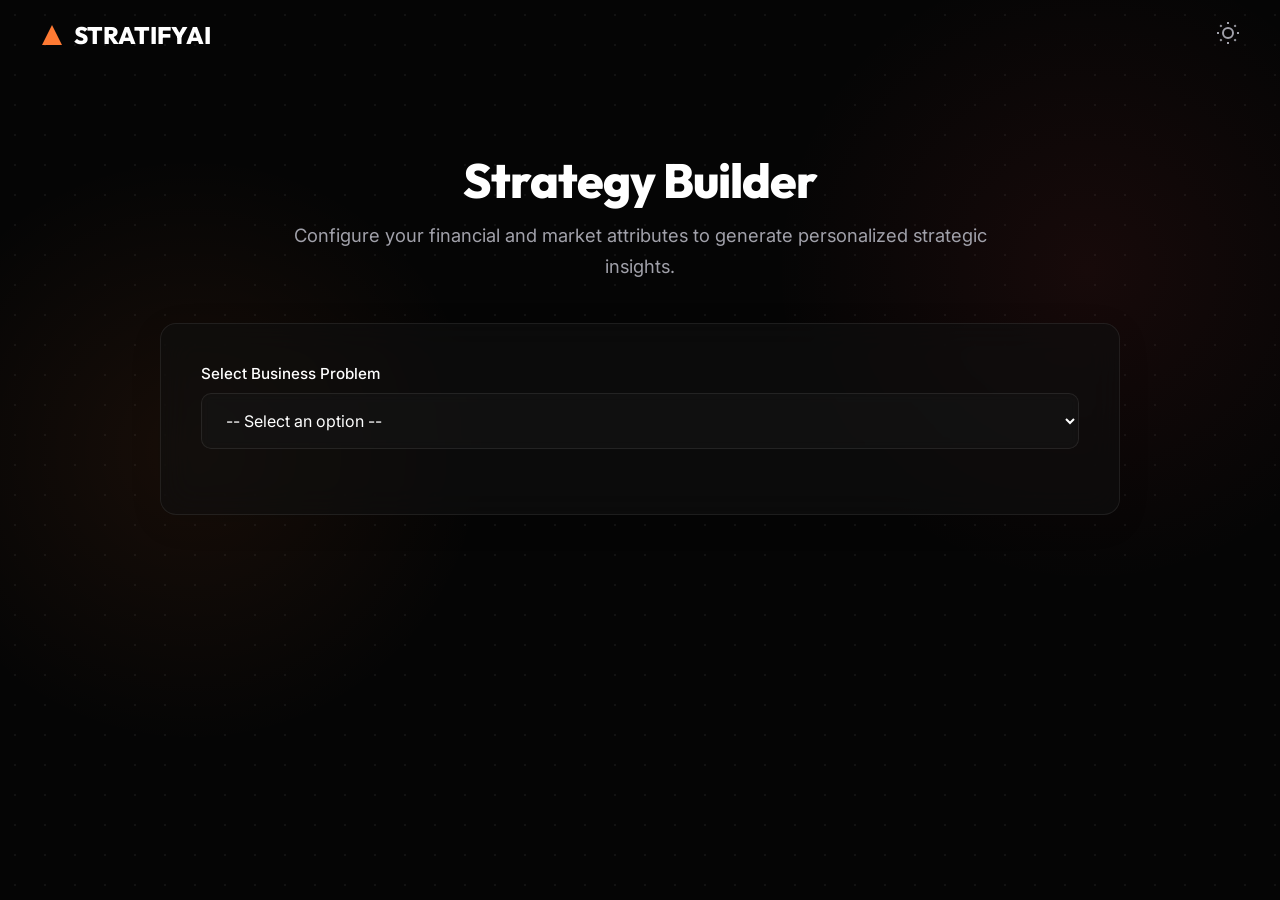
<file: frontend/index.html>
<!DOCTYPE html>
<html lang="en">
<head>
    <meta charset="UTF-8">
    <meta name="viewport" content="width=device-width, initial-scale=1.0">
    <style>
        .navbar {
            display: flex;
            justify-content: space-between;
            align-items: center;
            padding: 20px 40px;
            width: 100%;
            margin-bottom: 40px;
        }
        .logo {
            font-size: 1.5rem;
            font-weight: 800;
            display: flex;
            align-items: center;
            gap: 10px;
            color: var(--text-primary);
            text-decoration: none;
        }
        .theme-toggle-nav {
            background: transparent;
            border: none;
            color: var(--text-secondary);
            cursor: pointer;
            font-size: 1.2rem;
            transition: color 0.3s ease;
        }
        .theme-toggle-nav:hover {
            color: var(--text-primary);
        }
        .page-title {
            text-align: center;
            margin-bottom: 40px;
        }
        .page-title h1 {
            font-size: 3rem;
            margin-bottom: 10px;
            background: var(--text-primary);
            -webkit-background-clip: text;
            -webkit-text-fill-color: transparent;
        }
    </style>

    <title>StratifyAI — Intelligent Business Decision Engine</title>
    <link href="https://fonts.googleapis.com/css2?family=Inter:wght@300;400;500;600;700&family=Outfit:wght@400;500;700;800&display=swap" rel="stylesheet">
    <link rel="stylesheet" href="style.css">
    <script>
        if (localStorage.getItem('theme') === 'light') {
            document.documentElement.classList.add('light-theme');
        }
        function toggleTheme() {
            document.documentElement.classList.toggle('light-theme');
            document.body.classList.toggle('light-theme');
            localStorage.setItem('theme', document.body.classList.contains('light-theme') ? 'light' : 'dark');
        }
        window.addEventListener('DOMContentLoaded', () => {
            if (localStorage.getItem('theme') === 'light') {
                document.body.classList.add('light-theme');
            }
        });
    </script>
</head>
<body>
    <nav class="navbar">
        <a href="/" class="logo">
            <svg width="24" height="24" viewBox="0 0 24 24" fill="none" xmlns="http://www.w3.org/2000/svg">
                <path d="M12 2L2 22h20L12 2z" fill="var(--accent-primary)"/>
            </svg>
            STRATIFYAI
        </a>
        <button class="theme-toggle-nav" onclick="toggleTheme()" aria-label="Toggle Theme">
            <svg width="24" height="24" viewBox="0 0 24 24" fill="none" stroke="currentColor" stroke-width="2">
                <circle cx="12" cy="12" r="5"/>
                <path d="M12 1v2M12 21v2M4.22 4.22l1.42 1.42M18.36 18.36l1.42 1.42M1 12h2M21 12h2M4.22 19.78l1.42-1.42M18.36 5.64l1.42-1.42"/>
            </svg>
        </button>
    </nav>
    <div class="container">
        <div class="page-title">
            <h1>Strategy Builder</h1>
            <p class="subtitle">Configure your financial and market attributes to generate personalized strategic insights.</p>
        </div>

        <div class="error-msg" id="errorMsg" style="display: none;"></div>

        <div class="glass-card">
            <form id="mainForm">
                <div class="form-group">
                    <label for="problem_type">Select Business Problem</label>
                    <select name="problem_type" id="problem_type" required>
                        <option value="" disabled selected>-- Select an option --</option>
                        <option value="pricing">Pricing Strategy</option>
                        <option value="market">Market Entry</option>
                        <option value="cost">Cost Reduction</option>
                    </select>
                </div>

                <!-- Pricing Section -->
                <div id="section_pricing" class="dynamic-section">
                    <h3>Pricing Inputs</h3>
                    <p style="font-size: 0.9em; color: #94a3b8; margin-bottom: 15px; font-style: italic;">
                        Example: If your price is too high in a price-sensitive market, reducing it may increase demand and overall profit.
                    </p>
                    <div class="grid-2">
                        <div class="form-group">
                            <label for="p_industry">Industry</label>
                            <select name="pricing_industry" id="p_industry">
                                <option value="SaaS">SaaS</option>
                                <option value="E-commerce">E-commerce</option>
                                <option value="Hardware">Hardware</option>
                                <option value="Services">Services</option>
                                <option value="Consulting">Consulting</option>
                            </select>
                        </div>
                        <div class="form-group">
                            <label for="current_price">Current Price ($)</label>
                            <input type="number" step="0.01" name="current_price" id="current_price" min="1">
                        </div>
                        <div class="form-group">
                            <label for="current_cost">Cost per Customer / Unit ($)</label>
                            <input type="number" step="0.01" name="current_cost" id="current_cost" min="0">
                        </div>
                    </div>
                </div>

                <!-- Market Entry Section -->
                <div id="section_market" class="dynamic-section">
                    <h3>Strategic Priorities (1-10)</h3>
                    <p style="font-size: 0.9em; color: #94a3b8; margin-bottom: 15px; font-style: italic;">
                        This analysis ranks markets based on growth, demand, competition, and income to identify the best expansion opportunity.
                    </p>
                    <p>Assign importance to each factor for your expansion.</p>
                    <div class="grid-2">
                        <div class="form-group">
                            <label for="weight_growth">Market Growth</label>
                            <input type="number" name="weight_growth" id="weight_growth" min="1" max="10" value="5">
                        </div>
                        <div class="form-group">
                            <label for="weight_demand">Consumer Demand</label>
                            <input type="number" name="weight_demand" id="weight_demand" min="1" max="10" value="5">
                        </div>
                        <div class="form-group">
                            <label for="weight_competition">Low Competition</label>
                            <input type="number" name="weight_competition" id="weight_competition" min="1" max="10" value="5">
                        </div>
                        <div class="form-group">
                            <label for="weight_income">Average Income</label>
                            <input type="number" name="weight_income" id="weight_income" min="1" max="10" value="5">
                        </div>
                    </div>
                </div>

                <!-- Cost Reduction Section -->
                <div id="section_cost" class="dynamic-section">
                    <h3>Current Cost Structure</h3>
                    <div class="form-group">
                        <label for="c_industry">Industry</label>
                        <select name="cost_industry" id="c_industry">
                            <option value="Manufacturing">Manufacturing</option>
                            <option value="Retail">Retail</option>
                            <option value="Tech">Tech</option>
                            <option value="Healthcare">Healthcare</option>
                            <option value="Logistics">Logistics</option>
                        </select>
                    </div>
                    <div class="grid-2">
                        <div class="form-group">
                            <label for="cost_cogs">COGS ($)</label>
                            <input type="number" name="cost_cogs" id="cost_cogs" min="0">
                        </div>
                        <div class="form-group">
                            <label for="cost_marketing">Marketing ($)</label>
                            <input type="number" name="cost_marketing" id="cost_marketing" min="0">
                        </div>
                        <div class="form-group">
                            <label for="cost_rnd">R&D ($)</label>
                            <input type="number" name="cost_rnd" id="cost_rnd" min="0">
                        </div>
                        <div class="form-group">
                            <label for="cost_admin">Administrative ($)</label>
                            <input type="number" name="cost_admin" id="cost_admin" min="0">
                        </div>
                        <div class="form-group">
                            <label for="cost_it">IT Infrastructure ($)</label>
                            <input type="number" name="cost_it" id="cost_it" min="0">
                        </div>
                    </div>
                </div>

                <button type="submit" class="btn" id="submitBtn" style="display: none; margin-top: 20px;">Run Analysis</button>
            </form>
        </div>
    </div>

    <script>
        const select = document.getElementById('problem_type');
        const sections = document.querySelectorAll('.dynamic-section');
        const btn = document.getElementById('submitBtn');

        select.addEventListener('change', function() {
            // Hide all
            sections.forEach(s => s.classList.remove('active'));
            
            // Remove required from all inputs to prevent hidden validation blocking
            document.querySelectorAll('input').forEach(input => input.required = false);
            
            // Show selected
            if (this.value) {
                document.getElementById('section_' + this.value).classList.add('active');
                btn.style.display = 'block';
                
                // Add required attributes to active section inputs
                if(this.value === 'pricing') {
                    document.getElementById('current_price').required = true;
                    document.getElementById('current_cost').required = true;
                }
            }
        });

        // Automatically detect environment for API URL
        const API_URL = (window.location.hostname === 'localhost' || window.location.hostname === '127.0.0.1' || window.location.hostname === '')
            ? 'http://127.0.0.1:5001'
            : 'https://consulting-engine.onrender.com'; // UPDATE THIS TO YOUR RENDER URL

        const form = document.getElementById('mainForm');
        const errorMsg = document.getElementById('errorMsg');

        form.addEventListener('submit', async function(e) {
            e.preventDefault();
            errorMsg.style.display = 'none';
            btn.innerText = 'Analyzing...';
            btn.disabled = true;

            const formData = new FormData(form);
            const payload = Object.fromEntries(formData.entries());
            console.log("Sending payload:", payload);

            const controller = new AbortController();
            const timeoutId = setTimeout(() => controller.abort(), 15000);

            try {
                const response = await fetch(`${API_URL}/analyze`, {
                    method: 'POST',
                    headers: {
                        'Content-Type': 'application/json'
                    },
                    body: JSON.stringify(payload),
                    signal: controller.signal
                });

                clearTimeout(timeoutId);
                const data = await response.json();

                if (!response.ok || data.error) {
                    throw new Error(data.error || 'Failed to analyze: Server returned ' + response.status);
                }

                sessionStorage.setItem('analysisResult', JSON.stringify(data));
                window.location.href = 'result.html';
            } catch (err) {
                console.error("Analysis Error:", err);
                if (err.name === 'AbortError') {
                    errorMsg.innerText = 'Request timed out. The server took too long to respond.';
                } else {
                    errorMsg.innerText = err.message;
                }
                errorMsg.style.display = 'block';
                btn.innerText = 'Run Analysis';
                btn.disabled = false;
            }
        });
    </script>
</body>
</html>
</file>
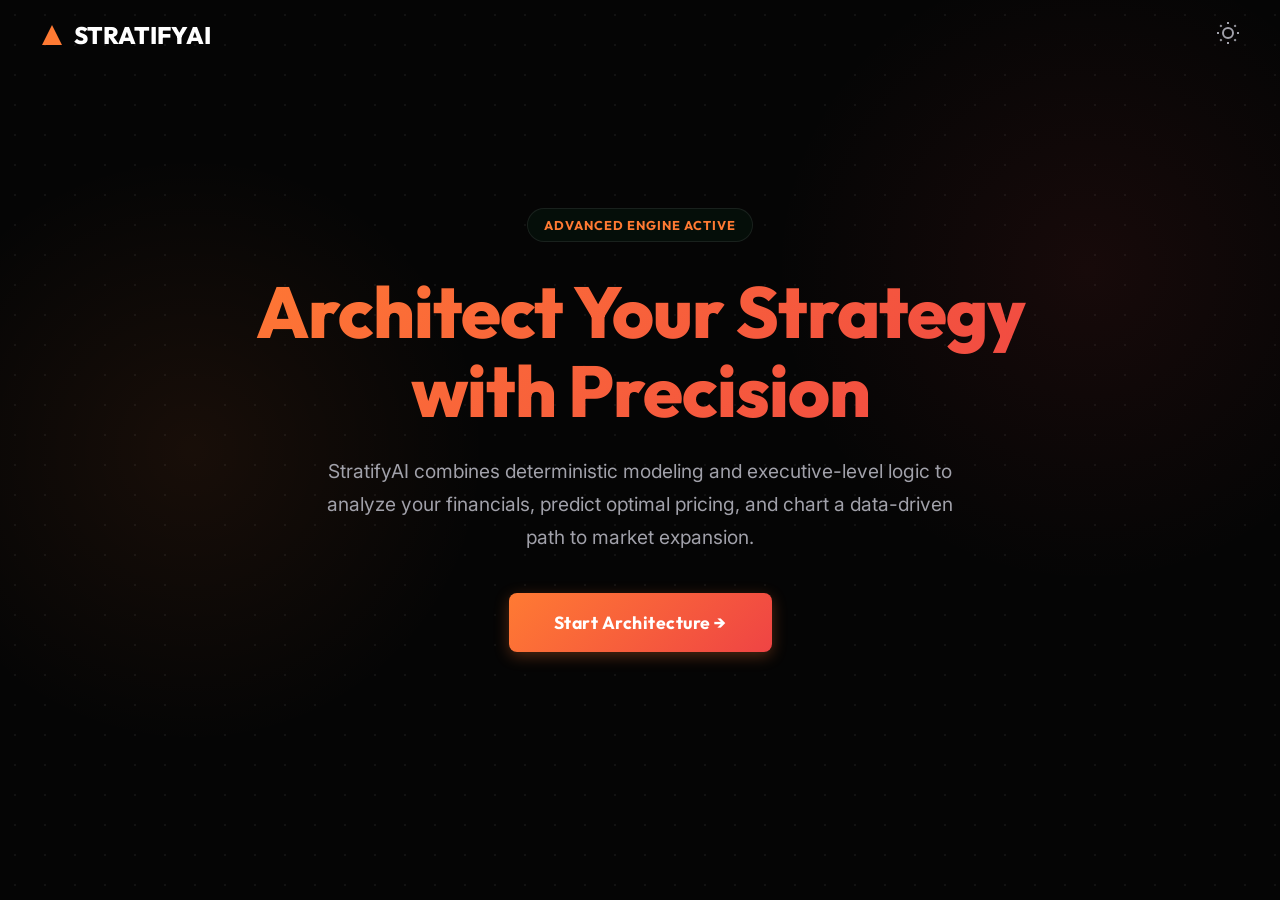
<file: frontend/landing.html>
<!DOCTYPE html>
<html lang="en">
<head>
    <meta charset="UTF-8">
    <meta name="viewport" content="width=device-width, initial-scale=1.0">
    <title>StratifyAI — Intelligent Business Decision Engine</title>
    <link href="https://fonts.googleapis.com/css2?family=Inter:wght@300;400;500;600;700&family=Outfit:wght@400;500;700;800&display=swap" rel="stylesheet">
    <link rel="stylesheet" href="style.css">
    <style>
        .navbar {
            display: flex;
            justify-content: space-between;
            align-items: center;
            padding: 20px 40px;
            width: 100%;
        }
        .logo {
            font-size: 1.5rem;
            font-weight: 800;
            display: flex;
            align-items: center;
            gap: 10px;
            color: var(--text-primary);
        }
        .hero {
            display: flex;
            flex-direction: column;
            align-items: center;
            justify-content: center;
            min-height: 80vh;
            text-align: center;
            padding: 20px;
        }
        .pill-badge {
            border: 1px solid var(--border-color);
            padding: 8px 16px;
            border-radius: 20px;
            font-size: 0.8rem;
            font-weight: 700;
            color: var(--accent-primary);
            margin-bottom: 30px;
            background: rgba(34, 197, 94, 0.05);
            letter-spacing: 1px;
        }
        .hero h1 {
            font-size: 4.5rem;
            margin-bottom: 25px;
            line-height: 1.1;
            max-width: 900px;
        }
        .hero p.subtitle {
            font-size: 1.2rem;
            max-width: 650px;
            margin: 0 auto 40px;
            color: var(--text-secondary);
        }
        .theme-toggle-nav {
            background: transparent;
            border: none;
            color: var(--text-secondary);
            cursor: pointer;
            font-size: 1.2rem;
            transition: color 0.3s ease;
        }
        .theme-toggle-nav:hover {
            color: var(--text-primary);
        }
    </style>
    <script>
        // Check saved theme
        if (localStorage.getItem('theme') === 'light') {
            document.documentElement.classList.add('light-theme');
        }
        function toggleTheme() {
            document.documentElement.classList.toggle('light-theme');
            document.body.classList.toggle('light-theme');
            localStorage.setItem('theme', document.body.classList.contains('light-theme') ? 'light' : 'dark');
        }
        window.addEventListener('DOMContentLoaded', () => {
            if (localStorage.getItem('theme') === 'light') {
                document.body.classList.add('light-theme');
            }
        });
    </script>
</head>
<body>
    <nav class="navbar">
        <div class="logo">
            <svg width="24" height="24" viewBox="0 0 24 24" fill="none" xmlns="http://www.w3.org/2000/svg">
                <path d="M12 2L2 22h20L12 2z" fill="var(--accent-primary)"/>
            </svg>
            STRATIFYAI
        </div>
        <button class="theme-toggle-nav" onclick="toggleTheme()" aria-label="Toggle Theme">
            <svg width="24" height="24" viewBox="0 0 24 24" fill="none" stroke="currentColor" stroke-width="2">
                <circle cx="12" cy="12" r="5"/>
                <path d="M12 1v2M12 21v2M4.22 4.22l1.42 1.42M18.36 18.36l1.42 1.42M1 12h2M21 12h2M4.22 19.78l1.42-1.42M18.36 5.64l1.42-1.42"/>
            </svg>
        </button>
    </nav>
    <div class="hero">
        <div class="pill-badge">ADVANCED ENGINE ACTIVE</div>
        <h1>Architect Your Strategy with Precision</h1>
        <p class="subtitle">StratifyAI combines deterministic modeling and executive-level logic to analyze your financials, predict optimal pricing, and chart a data-driven path to market expansion.</p>
        <a href="index.html" class="btn" style="width: auto; padding: 18px 45px;">Start Architecture &rarr;</a>
    </div>
</body>
</html>
</file>
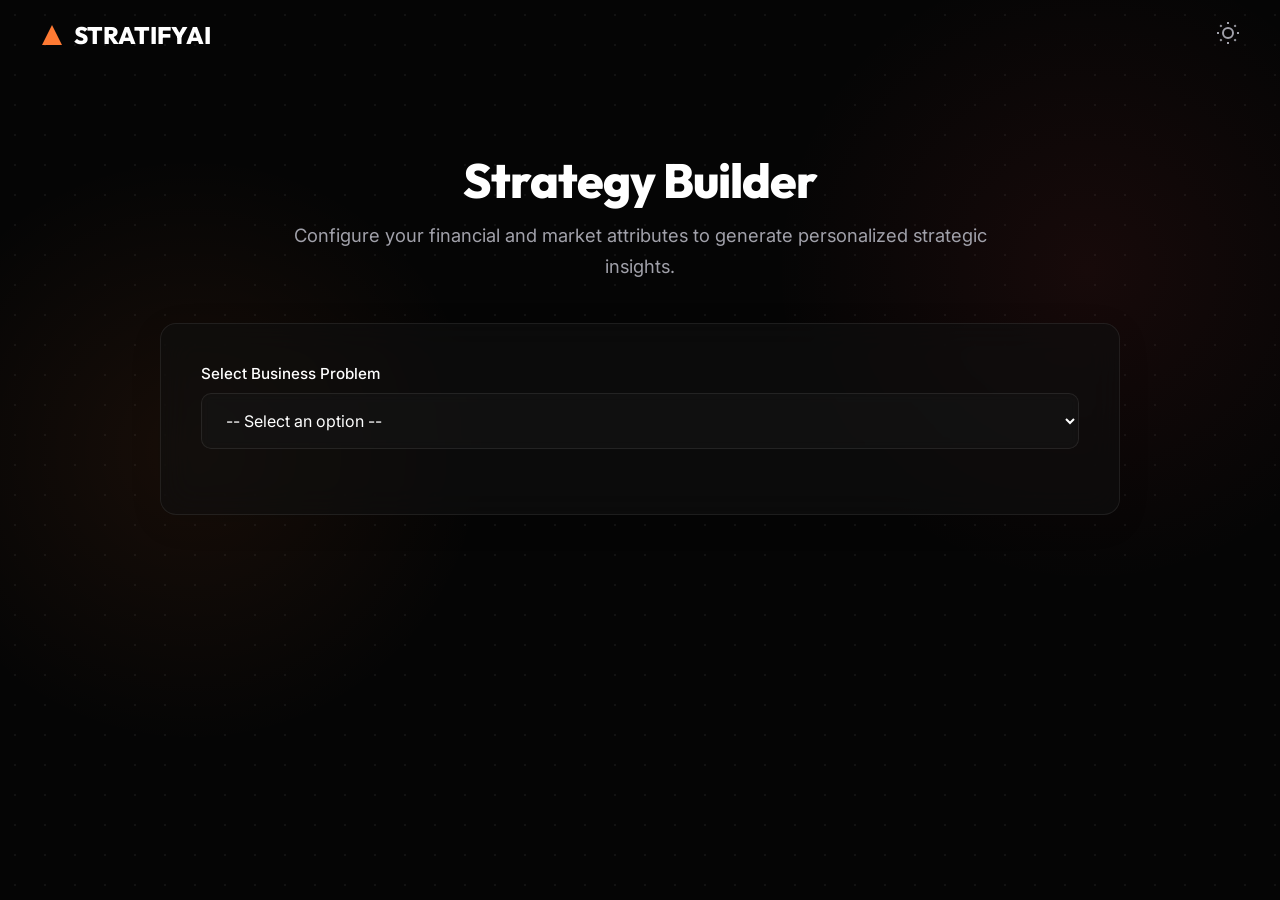
<file: frontend/result.html>
<!DOCTYPE html>
<html lang="en">
<head>
    <meta charset="UTF-8">
    <meta name="viewport" content="width=device-width, initial-scale=1.0">
    <title>Analysis Result | StratifyAI</title>
    <link href="https://fonts.googleapis.com/css2?family=Inter:wght@300;400;500;600;700&family=Outfit:wght@400;500;700;800&display=swap" rel="stylesheet">
    <link rel="stylesheet" href="style.css">
    <script src="https://cdn.plot.ly/plotly-2.27.0.min.js"></script>
    <script>
        if (localStorage.getItem('theme') === 'light') {
            document.documentElement.classList.add('light-theme');
        }
        function toggleTheme() {
            document.documentElement.classList.toggle('light-theme');
            document.body.classList.toggle('light-theme');
            localStorage.setItem('theme', document.body.classList.contains('light-theme') ? 'light' : 'dark');
        }
        window.addEventListener('DOMContentLoaded', () => {
            if (localStorage.getItem('theme') === 'light') {
                document.body.classList.add('light-theme');
            }
        });
    </script>
</head>
<body>
    <nav class="navbar">
        <a href="landing.html" class="logo">
            <svg width="24" height="24" viewBox="0 0 24 24" fill="none" xmlns="http://www.w3.org/2000/svg">
                <path d="M12 2L2 22h20L12 2z" fill="var(--accent-primary)"/>
            </svg>
            STRATIFYAI
        </a>
        <button class="theme-toggle-nav" onclick="toggleTheme()" aria-label="Toggle Theme">
            <svg width="24" height="24" viewBox="0 0 24 24" fill="none" stroke="currentColor" stroke-width="2">
                <circle cx="12" cy="12" r="5"/>
                <path d="M12 1v2M12 21v2M4.22 4.22l1.42 1.42M18.36 18.36l1.42 1.42M1 12h2M21 12h2M4.22 19.78l1.42-1.42M18.36 5.64l1.42-1.42"/>
            </svg>
        </button>
    </nav>
    <div class="container" style="max-width: 1200px;">
        <header>
            <h1 id="pageTitle">StratifyAI Analysis</h1>
            <p class="subtitle">Data-driven strategic diagnosis and execution plan.</p>
        </header>

        <div class="dashboard-grid">
            <div class="column">
                <div class="glass-card" style="border: 2px solid var(--accent-primary);">
                    <h2>Recommended Decision</h2>
                    <p id="primaryRecommendation" style="font-size: 1.2rem; font-weight: 600; color: var(--text-primary);"></p>
                    <p id="whyItMatters" style="font-size: 1rem; color: var(--text-secondary); margin-top: 10px; font-style: italic;"></p>
                    <p id="secondaryRecommendation" style="margin-top: 10px; color: var(--text-secondary); display: none;"></p>
                </div>

                <div class="glass-card">
                    <div style="display: flex; justify-content: space-between; align-items: center; margin-bottom: 20px; border-bottom: 1px solid var(--border-color); padding-bottom: 10px;">
                        <h2 style="border-bottom: none; margin-bottom: 0; padding-bottom: 0;">Executive Summary</h2>
                        <span class="badge badge-success" id="confidenceBadge" style="font-size: 1rem; padding: 6px 12px;"></span>
                    </div>
                    <p id="executiveSummary">Processing...</p>
                    
                    <h3 style="margin-top: 20px;">Current Situation</h3>
                    <p id="currentSituation">Processing...</p>

                    <h3 style="margin-top: 20px;">Key Insight</h3>
                    <p id="keyInsight">Processing...</p>

                    <h3 style="margin-top: 20px;">Business Impact</h3>
                    <p id="businessImpact" style="color: var(--success);"></p>
                    
                    <h3 style="margin-top: 20px;">Risks & Next Steps</h3>
                    <ul id="risksList"></ul>
                </div>
            </div>

            <div class="column">
                <div class="glass-card">
                    <h2>Key Metrics</h2>
                    <div id="metricsContainer" class="grid-2" style="margin-bottom: 20px;"></div>
                </div>
                
                <div class="glass-card">
                    <h2>Strategic Diagnosis</h2>
                    <p><strong>Primary Drivers:</strong> <span id="drivers"></span></p>
                    <p style="margin-top: 10px;"><strong>Trade-offs:</strong> <span id="tradeOffs"></span></p>
                    <p style="margin-top: 10px;"><strong>Sensitivity:</strong> <span id="sensitivity"></span></p>
                </div>

                <div class="glass-card">
                    <h2>Visualization</h2>
                    <div id="plotlyChart" class="chart-container"></div>
                </div>

                <div class="glass-card" style="text-align: center;">
                    <form id="downloadForm" style="display: inline-block;">
                        <button type="submit" class="btn" style="margin-bottom: 15px;">Download Report</button>
                    </form>
                    <br>
                    <a href="index.html" class="btn btn-secondary">Start New Analysis</a>
                </div>
            </div>
        </div>
    </div>

    <script>
        // Automatically detect environment for API URL
        const API_URL = (window.location.hostname === 'localhost' || window.location.hostname === '127.0.0.1' || window.location.hostname === '')
            ? 'http://127.0.0.1:5001'
            : 'https://consulting-engine.onrender.com'; // UPDATE THIS TO YOUR RENDER URL
        
        window.addEventListener('DOMContentLoaded', () => {
            const rawData = sessionStorage.getItem('analysisResult');
            if (!rawData) {
                window.location.href = 'index.html';
                return;
            }

            const result = JSON.parse(rawData);
            const { problem_type, data, insights } = result;

            // Header
            document.getElementById('pageTitle').innerText = `StratifyAI: ${problem_type.charAt(0).toUpperCase() + problem_type.slice(1)} Strategy`;

            // Narrative
            document.getElementById('primaryRecommendation').innerText = data.primary_recommendation;
            document.getElementById('whyItMatters').innerText = data.why_it_matters;
            if (data.secondary_recommendation) {
                const sec = document.getElementById('secondaryRecommendation');
                sec.innerText = `Secondary Option: ${data.secondary_recommendation}`;
                sec.style.display = 'block';
            }

            // Executive Summary
            document.getElementById('confidenceBadge').innerText = `Confidence: ${data.confidence_score}%`;
            document.getElementById('executiveSummary').innerText = insights.executive_summary;
            document.getElementById('currentSituation').innerText = insights.current_situation;
            document.getElementById('keyInsight').innerText = insights.key_insight;
            document.getElementById('businessImpact').innerText = data.business_impact || insights.business_impact || '';

            const risksList = document.getElementById('risksList');
            (insights.risks_and_next_steps || []).forEach(item => {
                const li = document.createElement('li');
                li.innerText = item;
                risksList.appendChild(li);
            });

            // Metrics
            const metricsContainer = document.getElementById('metricsContainer');
            if (problem_type === 'pricing') {
                metricsContainer.innerHTML = `
                    <div class="stat-box"><div class="stat-value">${data.formatted_current_price}</div><div class="stat-label">Current Price</div></div>
                    <div class="stat-box"><div class="stat-value">${data.formatted_optimal_price}</div><div class="stat-label">Optimal Price</div></div>
                `;
            } else if (problem_type === 'market') {
                metricsContainer.innerHTML = `
                    <div class="stat-box"><div class="stat-value">${data.top_targets[0].score}</div><div class="stat-label">Top Score</div></div>
                    <div class="stat-box"><div class="stat-value">${data.confidence_score}%</div><div class="stat-label">Confidence Score</div></div>
                `;
            } else if (problem_type === 'cost') {
                metricsContainer.innerHTML = `
                    <div class="stat-box"><div class="stat-value">${data.formatted_total_analyzed}</div><div class="stat-label">Total Spend</div></div>
                    <div class="stat-box"><div class="stat-value" style="color: var(--accent-primary);">${data.formatted_total_savings_potential}</div><div class="stat-label">Savings potential</div></div>
                `;
            }

            // Diagnosis
            document.getElementById('drivers').innerText = (data.drivers || []).join(', ');
            document.getElementById('tradeOffs').innerText = data.trade_offs;
            document.getElementById('sensitivity').innerText = data.sensitivity;

            // Chart
            renderChart(problem_type, data.chart_data);

            // Download
            document.getElementById('downloadForm').addEventListener('submit', async (e) => {
                e.preventDefault();
                const response = await fetch(`${API_URL}/download_report`, {
                    method: 'POST',
                    headers: { 'Content-Type': 'application/json' },
                    body: JSON.stringify({ problem_type, data, insights })
                });
                const blob = await response.blob();
                const url = window.URL.createObjectURL(blob);
                const a = document.createElement('a');
                a.href = url;
                a.download = `${problem_type}_report.html`;
                a.click();
            });
        });

        function renderChart(problemType, chartData) {
            const darkThemeLayout = {
                paper_bgcolor: 'rgba(0,0,0,0)',
                plot_bgcolor: 'rgba(0,0,0,0)',
                font: { color: '#94a3b8', family: 'Inter' },
                xaxis: { gridcolor: 'rgba(255,255,255,0.1)', zerolinecolor: 'rgba(255,255,255,0.2)' },
                yaxis: { gridcolor: 'rgba(255,255,255,0.1)', zerolinecolor: 'rgba(255,255,255,0.2)' },
                margin: { t: 40, r: 20, l: 50, b: 40 }
            };

            let trace, layout;
            if (problemType === 'pricing') {
                trace = [
                    { x: chartData.prices, y: chartData.revenues, name: 'Revenue', type: 'scatter', line: {color: '#3b82f6'} },
                    { x: chartData.prices, y: chartData.profits, name: 'Profit', type: 'scatter', line: {color: '#10b981'} }
                ];
                layout = { ...darkThemeLayout, title: 'Revenue & Profit vs Price', xaxis: { title: 'Price ($)' }, yaxis: { title: 'Amount ($)' } };
            } else if (problemType === 'market') {
                trace = [{ x: chartData.regions, y: chartData.scores, type: 'bar', marker: { color: ['#3b82f6', '#8b5cf6', '#10b981'] } }];
                layout = { ...darkThemeLayout, title: 'Top Markets by Score', xaxis: { title: 'Region' }, yaxis: { title: 'Weighted Score' } };
            } else if (problemType === 'cost') {
                trace = [
                    { x: chartData.categories, y: chartData.current_pct, name: 'Current %', type: 'bar', marker: { color: '#ef4444' } },
                    { x: chartData.categories, y: chartData.benchmark_pct, name: 'Benchmark %', type: 'bar', marker: { color: '#3b82f6' } }
                ];
                layout = { ...darkThemeLayout, title: 'Current vs Benchmark', barmode: 'group', xaxis: { title: 'Category' }, yaxis: { title: 'Percentage (%)' } };
            }
            Plotly.newPlot('plotlyChart', trace, layout, {responsive: true});
        }
    </script>
</body>
</html>
</file>
<file: frontend/style.css>
@import url('https://fonts.googleapis.com/css2?family=Inter:wght@300;400;500;600;700&family=Outfit:wght@400;500;700;800&display=swap');

:root {
    --bg-color: #050505;
    --card-bg: rgba(15, 15, 15, 0.6);
    --border-color: rgba(255, 255, 255, 0.08);
    --border-hover: rgba(255, 255, 255, 0.2);
    --text-primary: #FFFFFF;
    --text-secondary: #A1A1AA;
    --accent-primary: #FF7A33; /* Lighter Orange */
    --accent-hover: #FF9256;
    --accent-gradient: linear-gradient(135deg, #FF7A33, #EF4444);
    --success: #22C55E;
    --warning: #EA580C;
    --danger: #EF4444;
    --glass-blur: blur(16px);
}

body.light-theme {
    --bg-color: #F8FAF9;
    --card-bg: rgba(255, 255, 255, 0.7);
    --border-color: rgba(0, 0, 0, 0.08);
    --border-hover: rgba(0, 0, 0, 0.2);
    --text-primary: #000000;
    --text-secondary: #52525B;
    --accent-primary: #FF7A33;
    --accent-hover: #E05C11;
    --accent-gradient: linear-gradient(135deg, #FF7A33, #EF4444);
    --success: #16A34A;
}

* {
    margin: 0;
    padding: 0;
    box-sizing: border-box;
}

body {
    font-family: 'Inter', system-ui, -apple-system, sans-serif;
    background-color: var(--bg-color);
    color: var(--text-primary);
    min-height: 100vh;
    display: flex;
    flex-direction: column;
    align-items: center;
    background-image: 
        radial-gradient(circle at 15% 50%, rgba(255, 122, 51, 0.08), transparent 25%),
        radial-gradient(circle at 85% 30%, rgba(239, 68, 68, 0.08), transparent 25%),
        radial-gradient(rgba(255,255,255,0.05) 1px, transparent 1px);
    background-size: 100% 100%, 100% 100%, 30px 30px;
    background-position: 0 0, 0 0, 0 0;
    background-attachment: fixed;
    transition: background-color 0.4s ease, color 0.4s ease;
}

body.light-theme {
    background-image: 
        radial-gradient(circle at 15% 50%, rgba(255, 122, 51, 0.05), transparent 25%),
        radial-gradient(circle at 85% 30%, rgba(239, 68, 68, 0.05), transparent 25%),
        radial-gradient(rgba(0,0,0,0.03) 1px, transparent 1px);
}

.container {
    width: 100%;
    max-width: 1000px;
    padding: 40px 20px;
    position: relative;
    z-index: 1;
}

header {
    text-align: center;
    margin-bottom: 40px;
}

h1, h2, h3, .logo, .pill-badge {
    font-family: 'Outfit', sans-serif;
}

h1 {
    font-size: 3.5rem;
    font-weight: 800;
    margin-bottom: 12px;
    background: var(--accent-gradient);
    -webkit-background-clip: text;
    -webkit-text-fill-color: transparent;
    letter-spacing: -1px;
}

h2 {
    font-size: 1.75rem;
    margin-bottom: 24px;
    color: var(--text-primary);
    border-bottom: 1px solid var(--border-color);
    padding-bottom: 12px;
    font-weight: 700;
}

h3 {
    font-size: 1.3rem;
    color: var(--text-primary);
    margin-bottom: 15px;
    font-weight: 600;
}

p {
    line-height: 1.7;
    color: var(--text-secondary);
    margin-bottom: 15px;
}

.subtitle {
    color: var(--text-secondary);
    font-size: 1.15rem;
    max-width: 700px;
    margin-left: auto;
    margin-right: auto;
}

.glass-card {
    background: var(--card-bg);
    backdrop-filter: var(--glass-blur);
    -webkit-backdrop-filter: var(--glass-blur);
    border: 1px solid var(--border-color);
    border-radius: 16px;
    padding: 40px;
    box-shadow: 0 8px 32px rgba(0, 0, 0, 0.1);
    margin-bottom: 30px;
    transition: transform 0.4s cubic-bezier(0.16, 1, 0.3, 1), border-color 0.4s ease, box-shadow 0.4s ease;
}

.glass-card:hover {
    transform: translateY(-4px);
    border-color: var(--border-hover);
    box-shadow: 0 12px 40px rgba(0, 0, 0, 0.15);
}

.form-group {
    margin-bottom: 25px;
}

label {
    display: block;
    margin-bottom: 10px;
    font-weight: 500;
    color: var(--text-primary);
    font-size: 0.95rem;
}

input, select {
    width: 100%;
    padding: 16px 20px;
    background: rgba(255, 255, 255, 0.02);
    border: 1px solid var(--border-color);
    border-radius: 10px;
    color: var(--text-primary);
    font-family: 'Inter', sans-serif;
    font-size: 1rem;
    transition: all 0.3s ease;
    backdrop-filter: blur(4px);
}

body.light-theme input, body.light-theme select {
    background: rgba(0, 0, 0, 0.02);
}

input:focus, select:focus {
    outline: none;
    border-color: var(--accent-primary);
    box-shadow: 0 0 0 3px rgba(255, 122, 51, 0.15);
    background: rgba(255, 255, 255, 0.05);
}

body.light-theme input:focus, body.light-theme select:focus {
    background: #FFFFFF;
}

option {
    background: var(--bg-color);
    color: var(--text-primary);
}

.btn {
    display: inline-block;
    background: var(--accent-gradient);
    color: #FFFFFF;
    padding: 16px 32px;
    border: none;
    border-radius: 8px;
    font-size: 1.1rem;
    font-weight: 700;
    font-family: 'Outfit', sans-serif;
    cursor: pointer;
    transition: all 0.3s cubic-bezier(0.16, 1, 0.3, 1);
    text-align: center;
    width: 100%;
    text-decoration: none;
    letter-spacing: 0.5px;
    box-shadow: 0 4px 15px rgba(255, 122, 51, 0.3);
    position: relative;
    overflow: hidden;
}

.btn::after {
    content: '';
    position: absolute;
    top: 0;
    left: -100%;
    width: 50%;
    height: 100%;
    background: linear-gradient(90deg, transparent, rgba(255, 255, 255, 0.2), transparent);
    transition: left 0.7s ease;
}

.btn:hover {
    transform: translateY(-2px);
    box-shadow: 0 6px 20px rgba(255, 122, 51, 0.4);
}

.btn:hover::after {
    left: 150%;
}

.btn:disabled {
    opacity: 0.7;
    cursor: not-allowed;
    transform: none;
}

.btn-secondary {
    background: transparent;
    border: 1px solid var(--border-color);
    color: var(--text-primary);
    box-shadow: none;
}

.btn-secondary:hover {
    background: rgba(255, 255, 255, 0.05);
    border-color: var(--border-hover);
}

/* Specific grids */
.grid-2 {
    display: grid;
    grid-template-columns: 1fr 1fr;
    gap: 24px;
}

.dynamic-section {
    display: none;
    animation: fadeIn 0.5s cubic-bezier(0.16, 1, 0.3, 1) forwards;
    opacity: 0;
}

.dynamic-section.active {
    display: block;
}

@keyframes fadeIn {
    from { opacity: 0; transform: translateY(15px); }
    to { opacity: 1; transform: translateY(0); }
}

.error-msg {
    background: rgba(239, 68, 68, 0.1);
    color: var(--danger);
    padding: 16px;
    border-radius: 10px;
    border: 1px solid rgba(239, 68, 68, 0.2);
    margin-bottom: 24px;
    display: flex;
    align-items: center;
    gap: 10px;
}

.dashboard-grid {
    display: grid;
    grid-template-columns: 1fr 1fr;
    gap: 30px;
}

@media (max-width: 768px) {
    .dashboard-grid, .grid-2 {
        grid-template-columns: 1fr;
    }
    h1 { font-size: 2.5rem; }
}

.stat-box {
    text-align: center;
    padding: 24px;
    background: rgba(255, 255, 255, 0.02);
    border-radius: 12px;
    border: 1px solid var(--border-color);
    transition: transform 0.3s ease, border-color 0.3s ease;
}

.stat-box:hover {
    transform: translateY(-2px);
    border-color: var(--border-hover);
    background: rgba(255, 255, 255, 0.04);
}

.stat-value {
    font-family: 'Outfit', sans-serif;
    font-size: 2.5rem;
    font-weight: 700;
    color: var(--accent-primary);
    margin-bottom: 8px;
    background: var(--accent-gradient);
    -webkit-background-clip: text;
    -webkit-text-fill-color: transparent;
}

.stat-label {
    font-size: 0.95rem;
    color: var(--text-secondary);
    font-weight: 500;
    text-transform: uppercase;
    letter-spacing: 1px;
}

.chart-container {
    width: 100%;
    height: 400px;
    margin-top: 24px;
    border-radius: 12px;
    overflow: hidden;
}

ul {
    padding-left: 20px;
    margin-bottom: 15px;
    color: var(--text-secondary);
}

li {
    margin-bottom: 10px;
    line-height: 1.6;
}

.badge {
    display: inline-block;
    padding: 6px 12px;
    border-radius: 6px;
    font-size: 0.85rem;
    font-weight: 600;
    font-family: 'Outfit', sans-serif;
}

.badge-success { background: rgba(34, 197, 94, 0.15); color: var(--success); border: 1px solid rgba(34, 197, 94, 0.3); }
.badge-danger { background: rgba(239, 68, 68, 0.15); color: var(--danger); border: 1px solid rgba(239, 68, 68, 0.3); }
.badge-warning { background: rgba(234, 88, 12, 0.15); color: var(--warning); border: 1px solid rgba(234, 88, 12, 0.3); }
</file>
